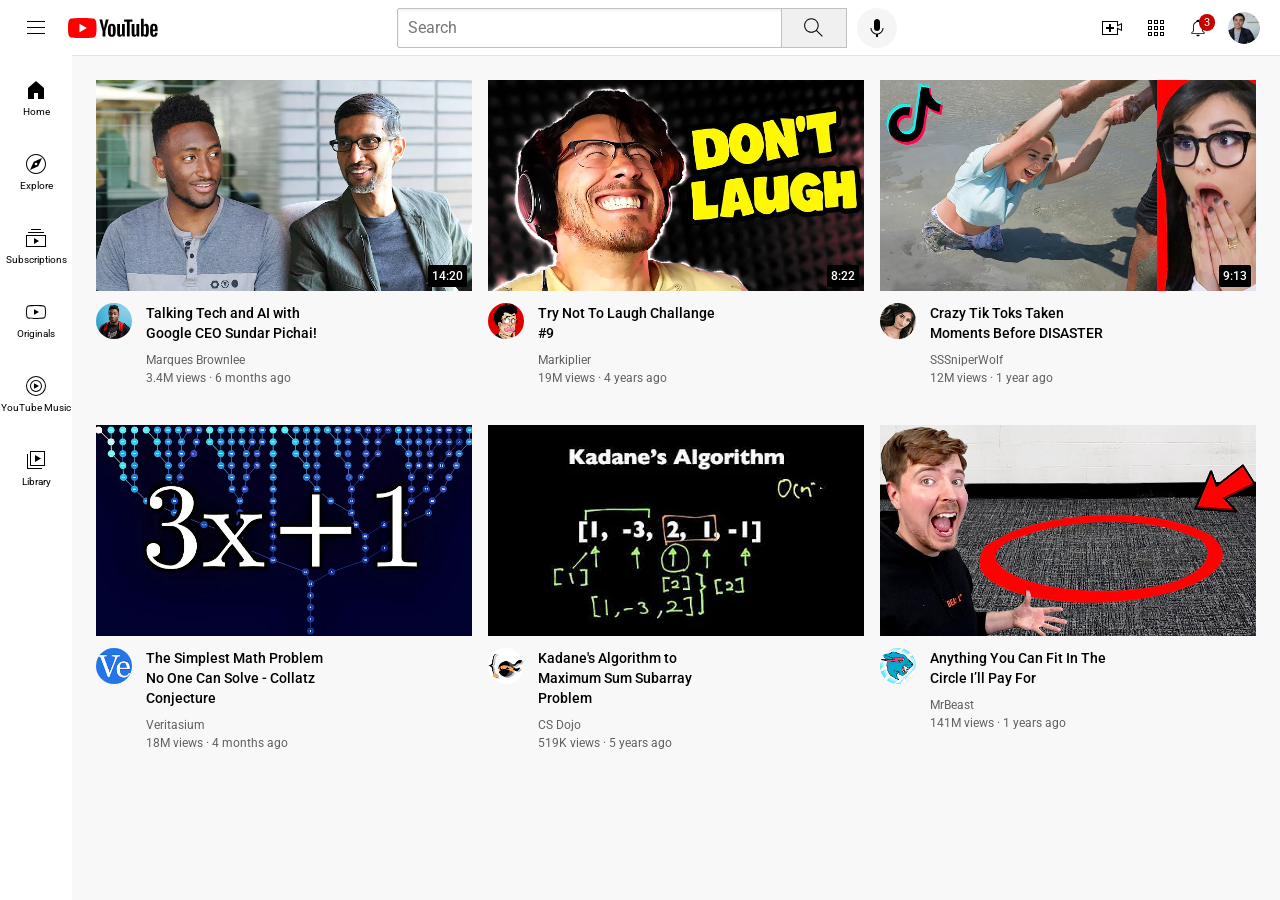
<file: index.html>
<!DOCTYPE html>
<html>
    <head>
        <title>Youtube.com Clone</title>


        <link rel="preconnect" href="https://fonts.googleapis.com">
        <link rel="preconnect" href="https://fonts.gstatic.com" crossorigin>
        <link href="https://fonts.googleapis.com/css2?family=Roboto:ital,wght@0,100..900;1,100..900&display=swap" 
        rel="stylesheet">

        <link rel="stylesheet" href="styles1/general.css">
        <link rel="stylesheet" href="styles1/header.css">
        <link rel="stylesheet" href="styles1/video.css">
        <link rel="stylesheet" href="styles1/sidebar.css">
    </head>
    <body>
      <div class="header">
        <div class="left-section"> <img class ="hamburger-menu" src="Icons/hamburger-menu.svg"> 
          <img class="youtube-logo" src="Icons/youtube-logo.svg">
        </div>
        
        <div class="middle-section">
          <input class="search-bar" type="text" placeholder="Search">
          <button class="search-button">
            <img class="search-icon" src="Icons/search.svg">
            <div class="tooltip">Search</div>
          </button>

          <button class="voice-search-button">
            <img class="voice-search-icon" src="Icons/voice-search-icon.svg">
            <div class="tooltip">Search with your voice</div>
          </button>
        </div>
        <div class="right-section"> 
          <div class="upload-icon-container">
            <img class="upload-icon" src ="Icons/upload.svg">
            <div class="tooltip">Create</div> 
          </div>

          <div class="youtube-apps-icon-container">
            <img class="youtube-apps-icon" src="Icons/youtube-apps.svg">
            <div class="tooltip">Youtube apps</div>
          </div>
          
          <div class="notification-icon-container">
            <img class= "notifications-icon" src="Icons/notifications.svg">
            <div class="notifications-count">3</div>
            <div class="tooltip">Notifications</div>
          </div>
          
          <img class="current-user-pic" src="Icons/my-channel.jpeg">
        </div>
        
      </div>

      <div class="sidebar">
        <div class="sidebar-link">
          <img src="Icons/home.svg">
          <div>Home</div>
        </div>
        <div class="sidebar-link">
          <img src="Icons/explore.svg">
          <div>Explore</div>
        </div>
        <div class="sidebar-link">
          <img src="Icons/subscriptions.svg">
          <div>Subscriptions</div>
        </div>
        <div class="sidebar-link">
          <img src="Icons/originals.svg">
          <div>Originals</div>
        </div>
        <div class="sidebar-link">
          <img src="Icons/youtube-music.svg">
          <div>YouTube Music</div>
        </div>
        <div class="sidebar-link">
          <img src="Icons/library.svg">
          <div> Library</div>
        </div>
      </div>
        

        <div class="video-grid">
          <div class="video-preview">
          <div class="thumbnail-row">
            <a href="https://www.youtube.com/watch?v=n2RNcPRtAiY " target="_blank">
              <img class="thumbnail" src="thumbnails/thumbnail-1.webp">
              <div class="video-time">14:20</div>
            </a>
          </div>
          
          <div class="video-info-grid">
            <div class="channel-pic">
              <img class="profile-pic" src="profiles/channel-1.jpeg">
            </div>
            <div class="video-info">
              <p class="video-title">
              Talking Tech and AI with Google CEO Sundar Pichai!
            </p>
            <p class="video-author">
              Marques Brownlee
            </p>
            <p class="video-stats">
              3.4M views &#183; 6 months ago  
            </p>
            </div>                     
          </div>
        </div>


         <div class="video-preview">
          <div class="thumbnail-row">
            <a href="https://www.youtube.com/watch?v=mP0RAo9SKZk" target="_blank">
              <img class="thumbnail" src="thumbnails/thumbnail-2.webp">
              <div class="video-time">8:22</div>
            </a>
          </div>
          
          <div class="video-info-grid">
            <div class="channel-pic">
              <img class="profile-pic" src="profiles/channel-2.jpeg">
            </div>
            <div class="video-info">
              <p class="video-title">
              Try Not To Laugh Challange #9
            </p>
            <p class="video-author">
              Markiplier
            </p>
            <p class="video-stats">
              19M views &#183; 4 years ago  
            </p>
            </div>                     
          </div>
        </div>
      
       <div class="video-preview">
          <div class="thumbnail-row">
            <a href="https://www.youtube.com/watch?v=FgjPQQeTh1w" target="_blank">
              <img class="thumbnail" src="thumbnails/thumbnail-3.webp">
              <div class="video-time">9:13</div>
            </a>
          </div>
          
          <div class="video-info-grid">
            <div class="channel-pic">
              <img class="profile-pic" src="profiles/channel-3.jpeg">
            </div>
            <div class="video-info">
              <p class="video-title">
              Crazy Tik Toks Taken Moments Before DISASTER
            </p>
            <p class="video-author">
              SSSniperWolf
            </p>
            <p class="video-stats">
              12M views &#183; 1 year ago  
            </p>
            </div>                     
          </div>
        </div>


         <div class="video-preview">
          <div class="thumbnail-row">
            <img class="thumbnail" src="thumbnails/thumbnail-4.webp">
          </div>
          
          <div class="video-info-grid">
            <div class="channel-pic">
              <img class="profile-pic" src="profiles/channel-4.jpeg">
            </div>
            <div class="video-info">
              <p class="video-title">
              The Simplest Math Problem No One Can Solve - Collatz Conjecture
            </p>
            <p class="video-author">
              Veritasium
            </p>
            <p class="video-stats">
              18M views &#183; 4 months ago  
            </p>
            </div>                     
          </div>
        </div>

       <div class="video-preview">
          <div class="thumbnail-row">
            <img class="thumbnail" src="thumbnails/thumbnail-5.webp">
          </div>
          
          <div class="video-info-grid">
            <div class="channel-pic">
              <img class="profile-pic" src="profiles/channel-5.jpeg">
            </div>
            <div class="video-info">
              <p class="video-title">
              Kadane's Algorithm to Maximum Sum Subarray Problem
            </p>
            <p class="video-author">
              CS Dojo
            </p>
            <p class="video-stats">
              519K views &#183; 5 years ago  
            </p>
            </div>                     
          </div>
        </div>


         <div class="video-preview">
          <div class="thumbnail-row">
            <img class="thumbnail" src="thumbnails/thumbnail-6.webp">
          </div>
          
          <div class="video-info-grid">
            <div class="channel-pic">
              <img class="profile-pic" src="profiles/channel-6.jpeg">
            </div>
            <div class="video-info">
              <p class="video-title">
              Anything You Can Fit In The Circle I’ll Pay For
            </p>
            <p class="video-author">
              MrBeast
            </p>
            <p class="video-stats">
              141M views &#183; 1 years ago  
            </p>
            </div>                     
          </div>
        </div>

        </div>
       

       

    </body>
</html>
</file>
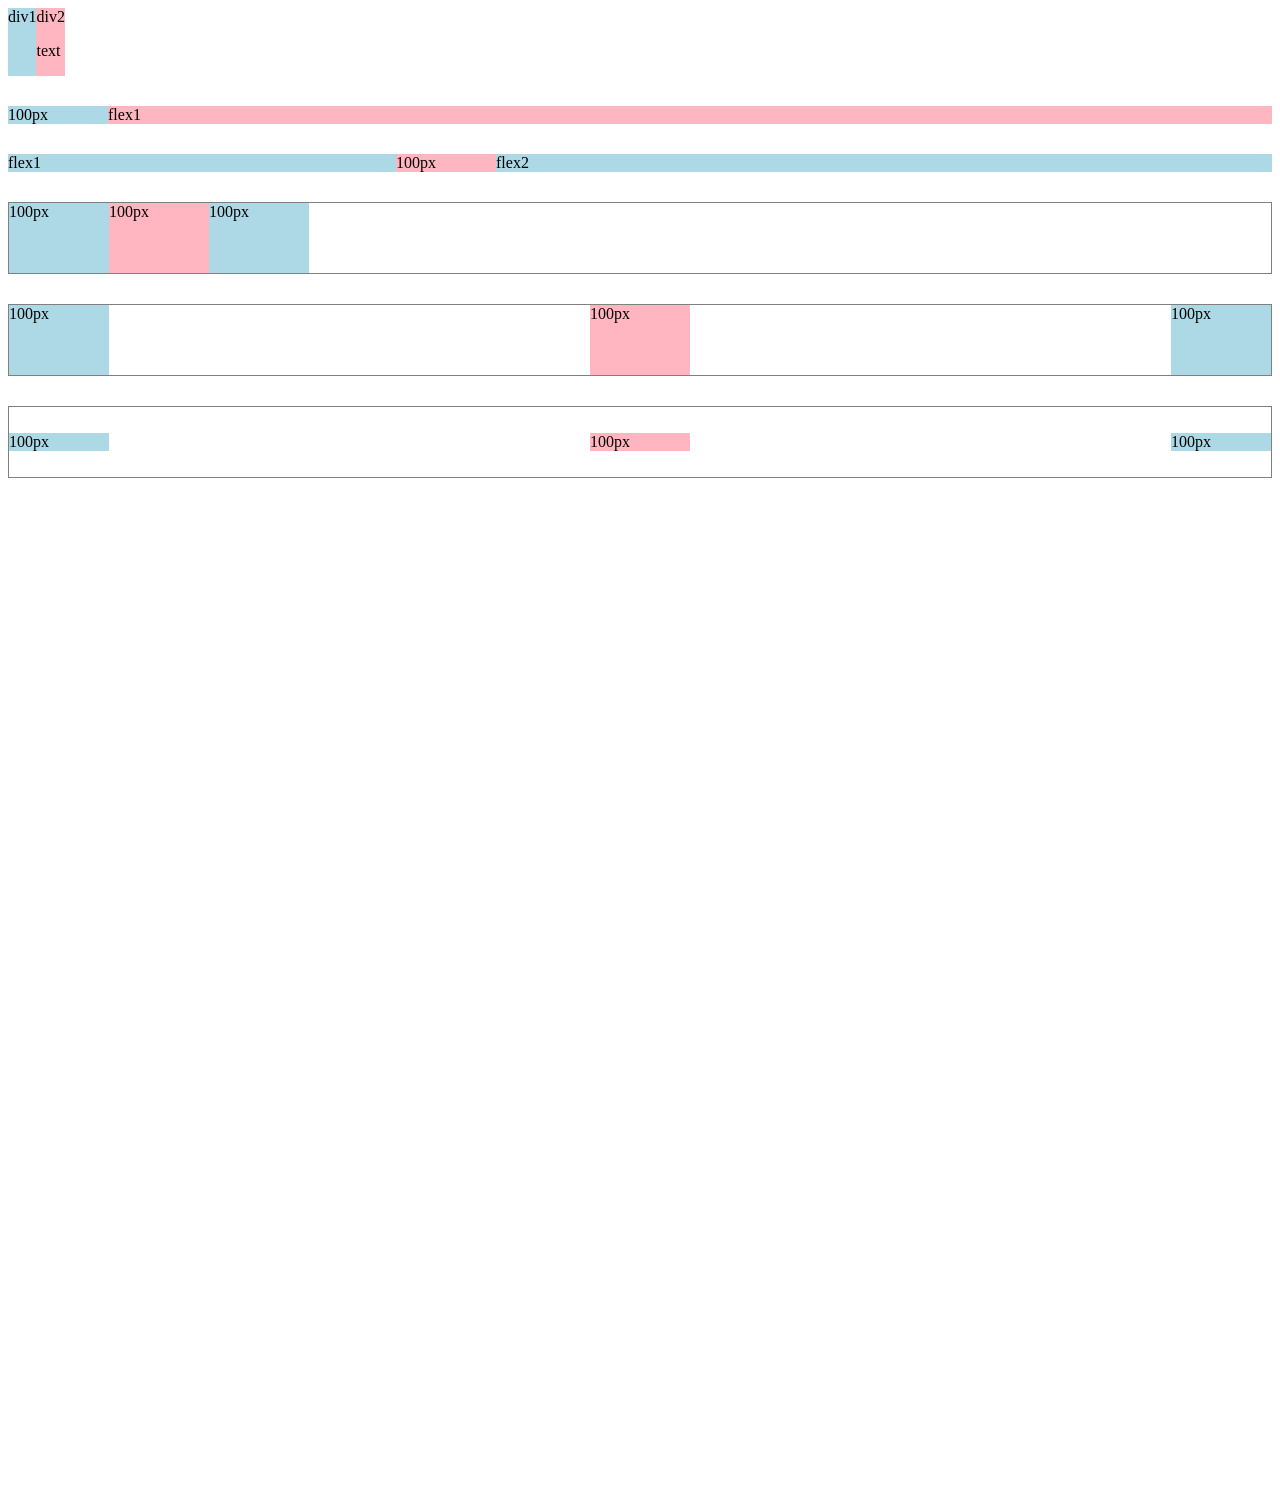
<file: flexbox.html>
<!DOCTYPE html>
<html>
  <head>
    <title> Flexbox practice </title>
  </head>
  <body style="padding-bottom: 1000px;">
    <div style="
      display: flex;
      flex-direction: row;
      ">
      <div style="background-color: lightblue;"> div1</div>
      <div style="background-color: lightpink;">div2 <p>text</p></div>
    </div>


    <div style="
    margin-top: 30px;
      display: flex;
      flex-direction: row;
      ">
      <div style="background-color: lightblue; width:100px;"> 100px</div>
      <div style="background-color: lightpink; flex:1; ">flex1 </div>
    </div>


    
    <div style="
    margin-top: 30px;
      display: flex;
      flex-direction: row;
      ">
      <div style="background-color: lightblue; flex: 1;"> flex1</div>
      <div style="background-color: lightpink; width: 100px; ">100px </div>
      <div style="background-color: lightblue; flex:2;"> flex2</div>
    </div>


    <div style="
      margin-top: 30px;
      height: 70px;
      border-width: 1px;
      border-style: solid;
      border-color: gray;
      display: flex;
      flex-direction: row;
      justify-content: start;
      ">
      <div style="background-color: lightblue; width: 100px;"> 100px</div>
      <div style="background-color: lightpink; width: 100px; ">100px </div>
      <div style="background-color: lightblue; width: 100px;"> 100px</div>
    </div>


    <div style="
      margin-top: 30px;
      height: 70px;
      border-width: 1px;
      border-style: solid;
      border-color: gray;
      display: flex;
      flex-direction: row;
      justify-content: space-between;
      ">
      <div style="background-color: lightblue; width: 100px;"> 100px</div>
      <div style="background-color: lightpink; width: 100px; ">100px </div>
      <div style="background-color: lightblue; width: 100px;"> 100px</div>
    </div>

    <div style="
      margin-top: 30px;
      height: 70px;
      border-width: 1px;
      border-style: solid;
      border-color: gray;
      display: flex;
      flex-direction: row;
      justify-content: space-between;
      align-items: center;
      ">
      <div style="background-color: lightblue; width: 100px;"> 100px</div>
      <div style="background-color: lightpink; width: 100px; ">100px </div>
      <div style="background-color: lightblue; width: 100px;"> 100px</div>
    </div>
      
    </body>
</html>
</file>
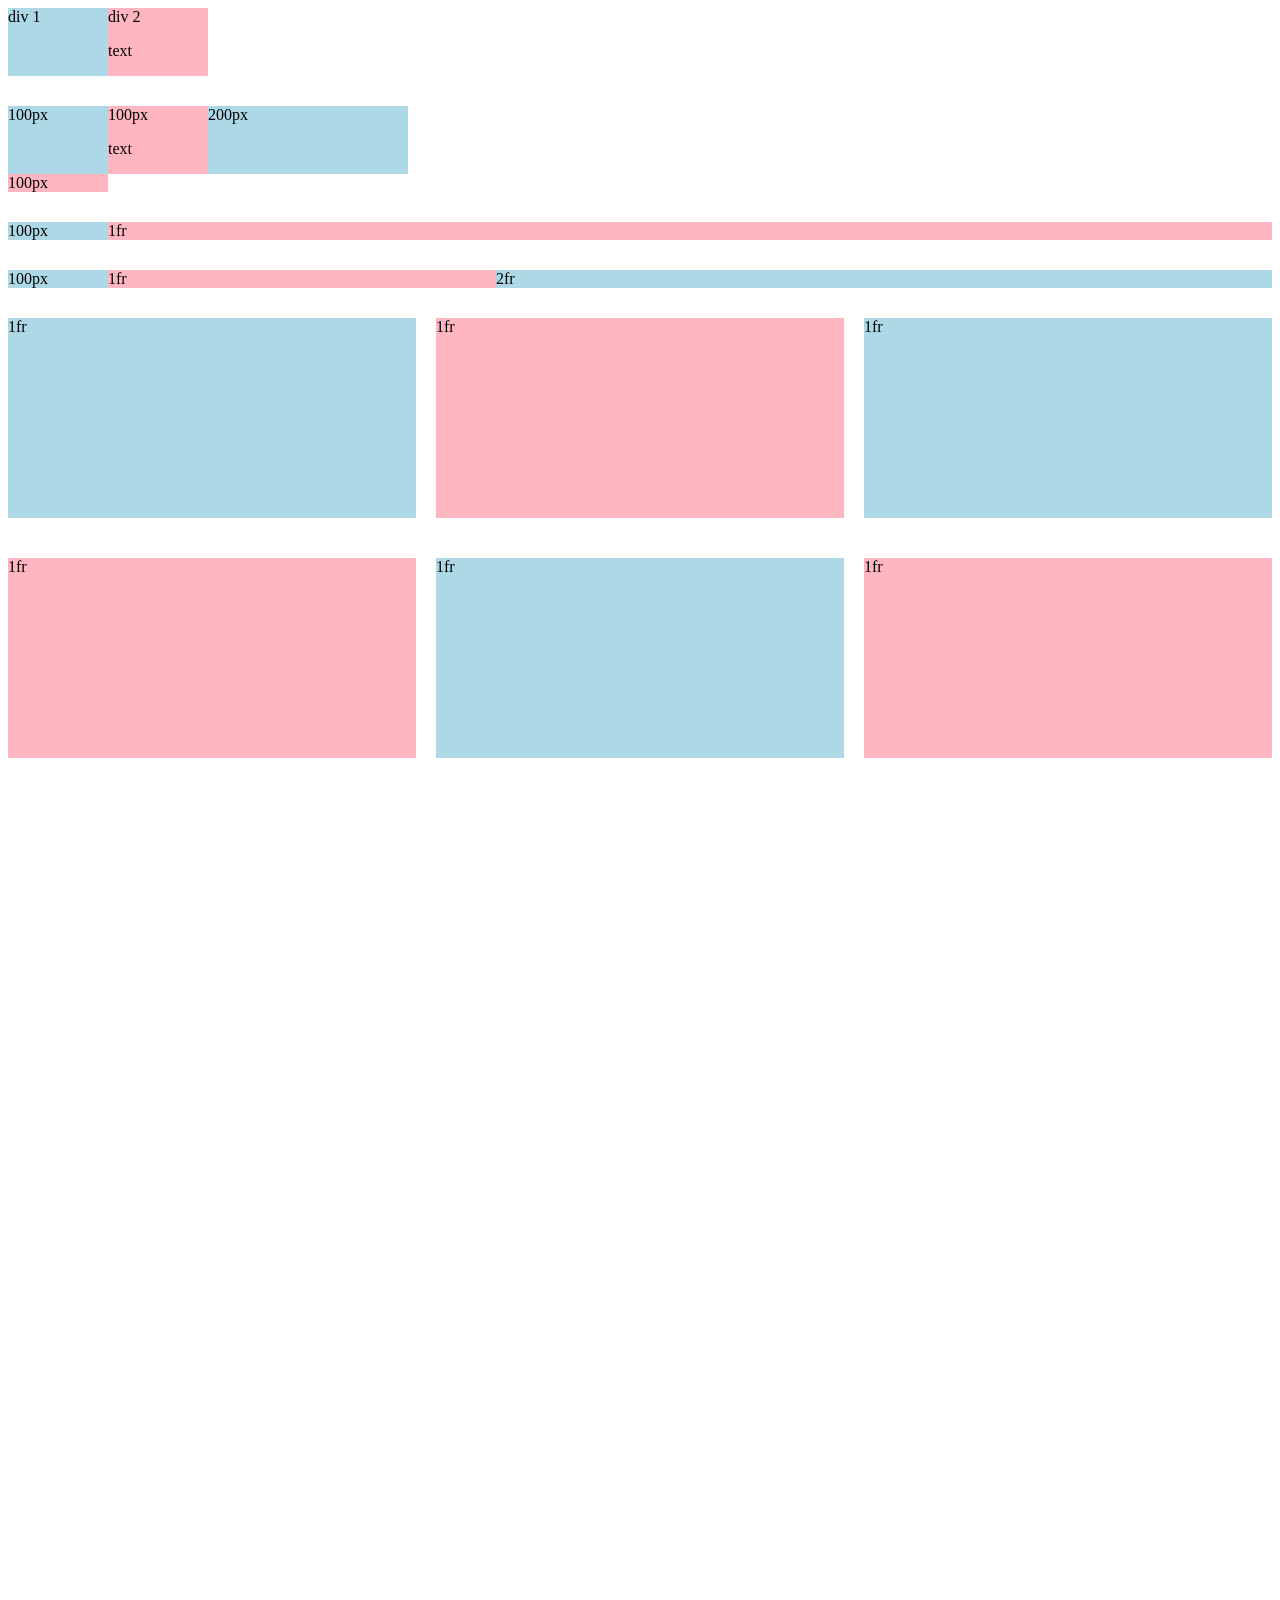
<file: grid.html>
<!DOCTYPE html>
<html>
  <head>
    <title>Grid Practice</title>
  </head>
  <body style="padding-bottom: 1000px;">
    <div style="
      display: grid;
      grid-template-columns: 100px 100px;
    ">
      <div style="background-color: lightblue;">div 1</div>
      <div style="background-color: lightpink;">div 2<p>text</p></div>
    </div>

    <div style="
      margin-top: 30px;
      display: grid;
      grid-template-columns: 100px 100px 200px;
    ">
      <div style="background-color: lightblue;">100px</div>
      <div style="background-color: lightpink;">100px<p>text</p></div>
      <div style="background-color: lightblue;">200px</div>
      <div style="background-color: lightpink;">100px</div>
    </div>

    <div style="
      margin-top: 30px;
      display: grid;
      grid-template-columns: 100px 1fr;
    ">
      <div style="background-color: lightblue;">100px</div>
      <div style="background-color: lightpink;">1fr</div>
    </div>

    <div style="
      margin-top: 30px;
      display: grid;
      grid-template-columns: 100px 1fr 2fr;
    ">
      <div style="background-color: lightblue;">100px</div>
      <div style="background-color: lightpink;">1fr</div>
      <div style="background-color: lightblue;">2fr</div>
    </div>

    <div style="
      margin-top: 30px;
      display: grid;
      grid-template-columns: 1fr 1fr 1fr;
      column-gap: 20px;
      row-gap: 40px;
    ">
      <div style="background-color: lightblue; height: 200px;">1fr</div>
      <div style="background-color: lightpink; height: 200px;">1fr</div>
      <div style="background-color: lightblue; height: 200px;">1fr</div>
      <div style="background-color: lightpink; height: 200px;">1fr</div>
      <div style="background-color: lightblue; height: 200px;">1fr</div>
      <div style="background-color: lightpink; height: 200px;">1fr</div>
    </div>
  </body>
</html>
</file>
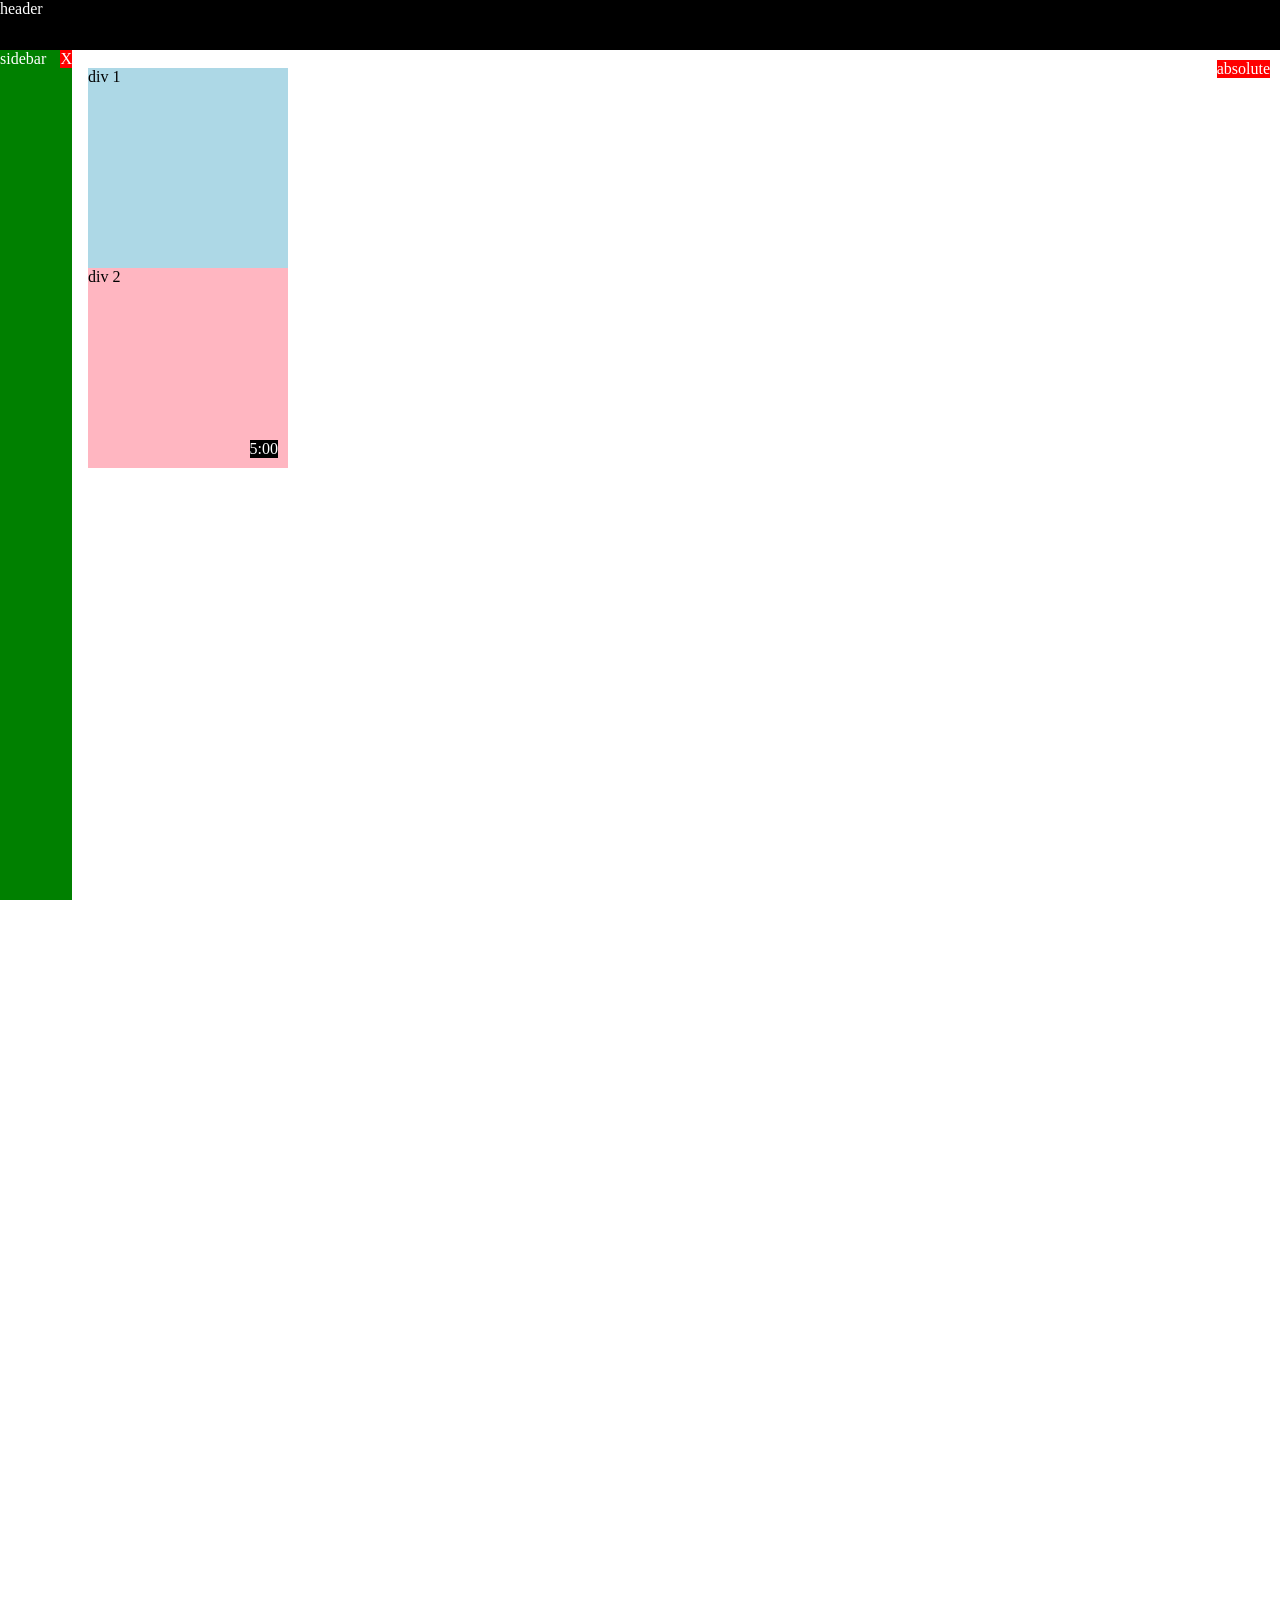
<file: position.html>
<!DOCTYPE html>
<html>
  <head>
    <title>Position Practice</title>

  </head>
  <body style="height: 3000px;
    padding-top:60px;
    padding-left:80px;">
    

    <div style="background-color: black;
    color:white;
    position: fixed;
    top:0px;
    left:0px;
    right: 0;
    height:50px;
    z-index: 10;
    ">header</div>

    <div style="
    background-color: green;
    color:white;
    position: fixed;
    top:50px;
    left:0px;
    bottom:0;
    width: 72px;">
      sidebar

      
    <div style="
    position: absolute;
    background-color: red;
    color:white;
    top: 0px;
    right: 0px;
    z-index:12;
    ">
      X
    </div>
    </div>

    <div style="
    position: absolute;
    background-color: red;
    color:white;
    top: 60px;
    right: 10px;
    z-index:12;
    ">
      absolute
    </div>
  
    <div style="
    background-color: lightblue;
    width: 200px;
    height: 200px;
    position: static;
    ">div 1</div>
    <div style="
    background-color: lightpink;
    width: 200px;
    height: 200px;
    position: relative;
    ">
    div 2
    <div style="
      position: absolute;
      background-color: black;
      color:white;
      bottom:10px;
      right:10px;
    ">
      5:00
    </div>
  </div>
  </body>
</html>
</file>
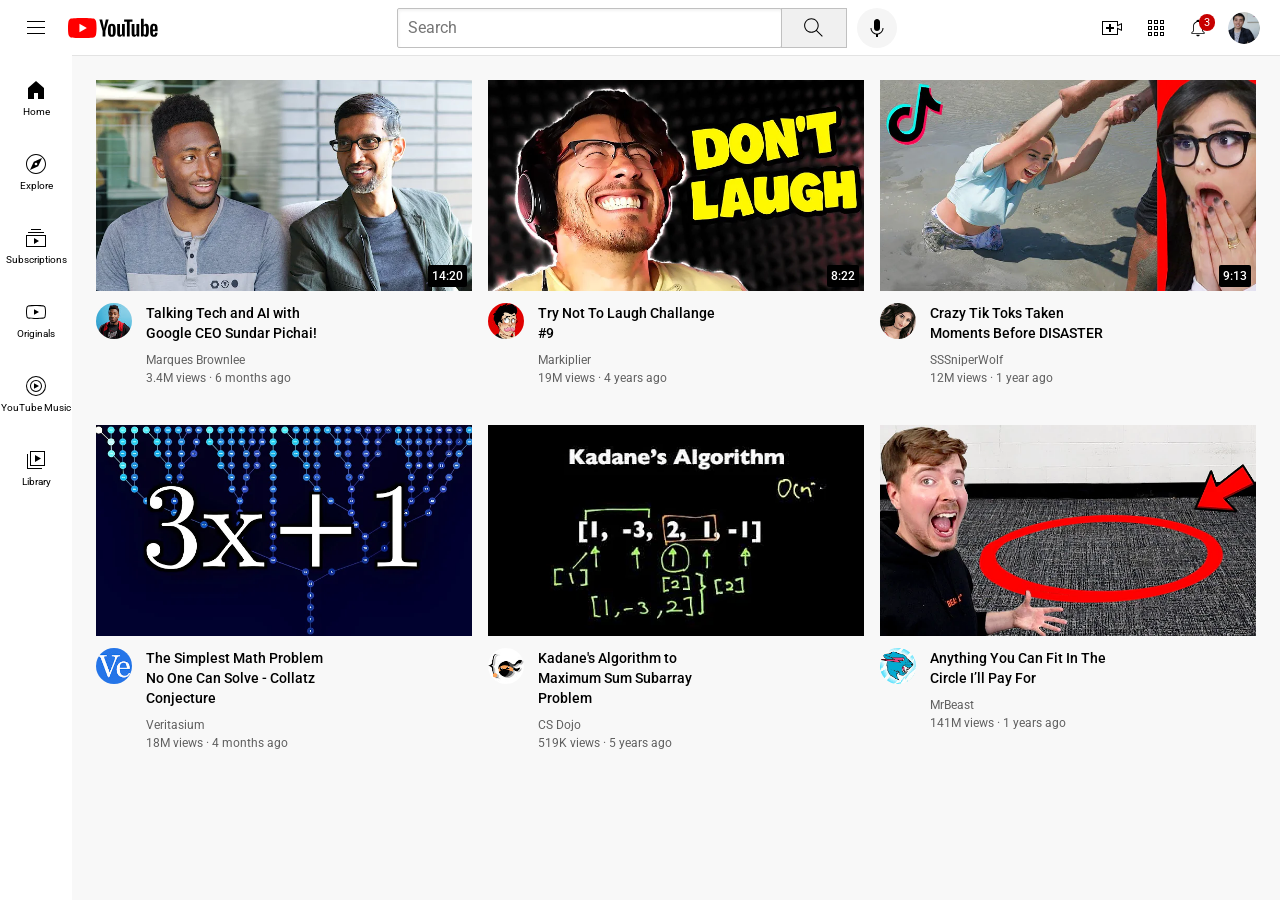
<file: youtube.html>
<!DOCTYPE html>
<html>
    <head>
        <title>Youtube.com Clone</title>


        <link rel="preconnect" href="https://fonts.googleapis.com">
        <link rel="preconnect" href="https://fonts.gstatic.com" crossorigin>
        <link href="https://fonts.googleapis.com/css2?family=Roboto:ital,wght@0,100..900;1,100..900&display=swap" 
        rel="stylesheet">

        <link rel="stylesheet" href="styles1/general.css">
        <link rel="stylesheet" href="styles1/header.css">
        <link rel="stylesheet" href="styles1/video.css">
        <link rel="stylesheet" href="styles1/sidebar.css">
    </head>
    <body>
      <div class="header">
        <div class="left-section"> <img class ="hamburger-menu" src="Icons/hamburger-menu.svg"> 
          <img class="youtube-logo" src="Icons/youtube-logo.svg">
        </div>
        
        <div class="middle-section">
          <input class="search-bar" type="text" placeholder="Search">
          <button class="search-button">
            <img class="search-icon" src="Icons/search.svg">
            <div class="tooltip">Search</div>
          </button>

          <button class="voice-search-button">
            <img class="voice-search-icon" src="Icons/voice-search-icon.svg">
            <div class="tooltip">Search with your voice</div>
          </button>
        </div>
        <div class="right-section"> 
          <div class="upload-icon-container">
            <img class="upload-icon" src ="Icons/upload.svg">
            <div class="tooltip">Create</div> 
          </div>

          <div class="youtube-apps-icon-container">
            <img class="youtube-apps-icon" src="Icons/youtube-apps.svg">
            <div class="tooltip">Youtube apps</div>
          </div>
          
          <div class="notification-icon-container">
            <img class= "notifications-icon" src="Icons/notifications.svg">
            <div class="notifications-count">3</div>
            <div class="tooltip">Notifications</div>
          </div>
          
          <img class="current-user-pic" src="Icons/my-channel.jpeg">
        </div>
        
      </div>

      <div class="sidebar">
        <div class="sidebar-link">
          <img src="Icons/home.svg">
          <div>Home</div>
        </div>
        <div class="sidebar-link">
          <img src="Icons/explore.svg">
          <div>Explore</div>
        </div>
        <div class="sidebar-link">
          <img src="Icons/subscriptions.svg">
          <div>Subscriptions</div>
        </div>
        <div class="sidebar-link">
          <img src="Icons/originals.svg">
          <div>Originals</div>
        </div>
        <div class="sidebar-link">
          <img src="Icons/youtube-music.svg">
          <div>YouTube Music</div>
        </div>
        <div class="sidebar-link">
          <img src="Icons/library.svg">
          <div> Library</div>
        </div>
      </div>
        

        <div class="video-grid">
          <div class="video-preview">
          <div class="thumbnail-row">
            <a href="https://www.youtube.com/watch?v=n2RNcPRtAiY " target="_blank">
              <img class="thumbnail" src="thumbnails/thumbnail-1.webp">
              <div class="video-time">14:20</div>
            </a>
          </div>
          
          <div class="video-info-grid">
            <div class="channel-pic">
              <img class="profile-pic" src="profiles/channel-1.jpeg">
            </div>
            <div class="video-info">
              <p class="video-title">
              Talking Tech and AI with Google CEO Sundar Pichai!
            </p>
            <p class="video-author">
              Marques Brownlee
            </p>
            <p class="video-stats">
              3.4M views &#183; 6 months ago  
            </p>
            </div>                     
          </div>
        </div>


         <div class="video-preview">
          <div class="thumbnail-row">
            <a href="https://www.youtube.com/watch?v=mP0RAo9SKZk" target="_blank">
              <img class="thumbnail" src="thumbnails/thumbnail-2.webp">
              <div class="video-time">8:22</div>
            </a>
          </div>
          
          <div class="video-info-grid">
            <div class="channel-pic">
              <img class="profile-pic" src="profiles/channel-2.jpeg">
            </div>
            <div class="video-info">
              <p class="video-title">
              Try Not To Laugh Challange #9
            </p>
            <p class="video-author">
              Markiplier
            </p>
            <p class="video-stats">
              19M views &#183; 4 years ago  
            </p>
            </div>                     
          </div>
        </div>
      
       <div class="video-preview">
          <div class="thumbnail-row">
            <a href="https://www.youtube.com/watch?v=FgjPQQeTh1w" target="_blank">
              <img class="thumbnail" src="thumbnails/thumbnail-3.webp">
              <div class="video-time">9:13</div>
            </a>
          </div>
          
          <div class="video-info-grid">
            <div class="channel-pic">
              <img class="profile-pic" src="profiles/channel-3.jpeg">
            </div>
            <div class="video-info">
              <p class="video-title">
              Crazy Tik Toks Taken Moments Before DISASTER
            </p>
            <p class="video-author">
              SSSniperWolf
            </p>
            <p class="video-stats">
              12M views &#183; 1 year ago  
            </p>
            </div>                     
          </div>
        </div>


         <div class="video-preview">
          <div class="thumbnail-row">
            <img class="thumbnail" src="thumbnails/thumbnail-4.webp">
          </div>
          
          <div class="video-info-grid">
            <div class="channel-pic">
              <img class="profile-pic" src="profiles/channel-4.jpeg">
            </div>
            <div class="video-info">
              <p class="video-title">
              The Simplest Math Problem No One Can Solve - Collatz Conjecture
            </p>
            <p class="video-author">
              Veritasium
            </p>
            <p class="video-stats">
              18M views &#183; 4 months ago  
            </p>
            </div>                     
          </div>
        </div>

       <div class="video-preview">
          <div class="thumbnail-row">
            <img class="thumbnail" src="thumbnails/thumbnail-5.webp">
          </div>
          
          <div class="video-info-grid">
            <div class="channel-pic">
              <img class="profile-pic" src="profiles/channel-5.jpeg">
            </div>
            <div class="video-info">
              <p class="video-title">
              Kadane's Algorithm to Maximum Sum Subarray Problem
            </p>
            <p class="video-author">
              CS Dojo
            </p>
            <p class="video-stats">
              519K views &#183; 5 years ago  
            </p>
            </div>                     
          </div>
        </div>


         <div class="video-preview">
          <div class="thumbnail-row">
            <img class="thumbnail" src="thumbnails/thumbnail-6.webp">
          </div>
          
          <div class="video-info-grid">
            <div class="channel-pic">
              <img class="profile-pic" src="profiles/channel-6.jpeg">
            </div>
            <div class="video-info">
              <p class="video-title">
              Anything You Can Fit In The Circle I’ll Pay For
            </p>
            <p class="video-author">
              MrBeast
            </p>
            <p class="video-stats">
              141M views &#183; 1 years ago  
            </p>
            </div>                     
          </div>
        </div>

        </div>
       

       

    </body>
</html>
</file>
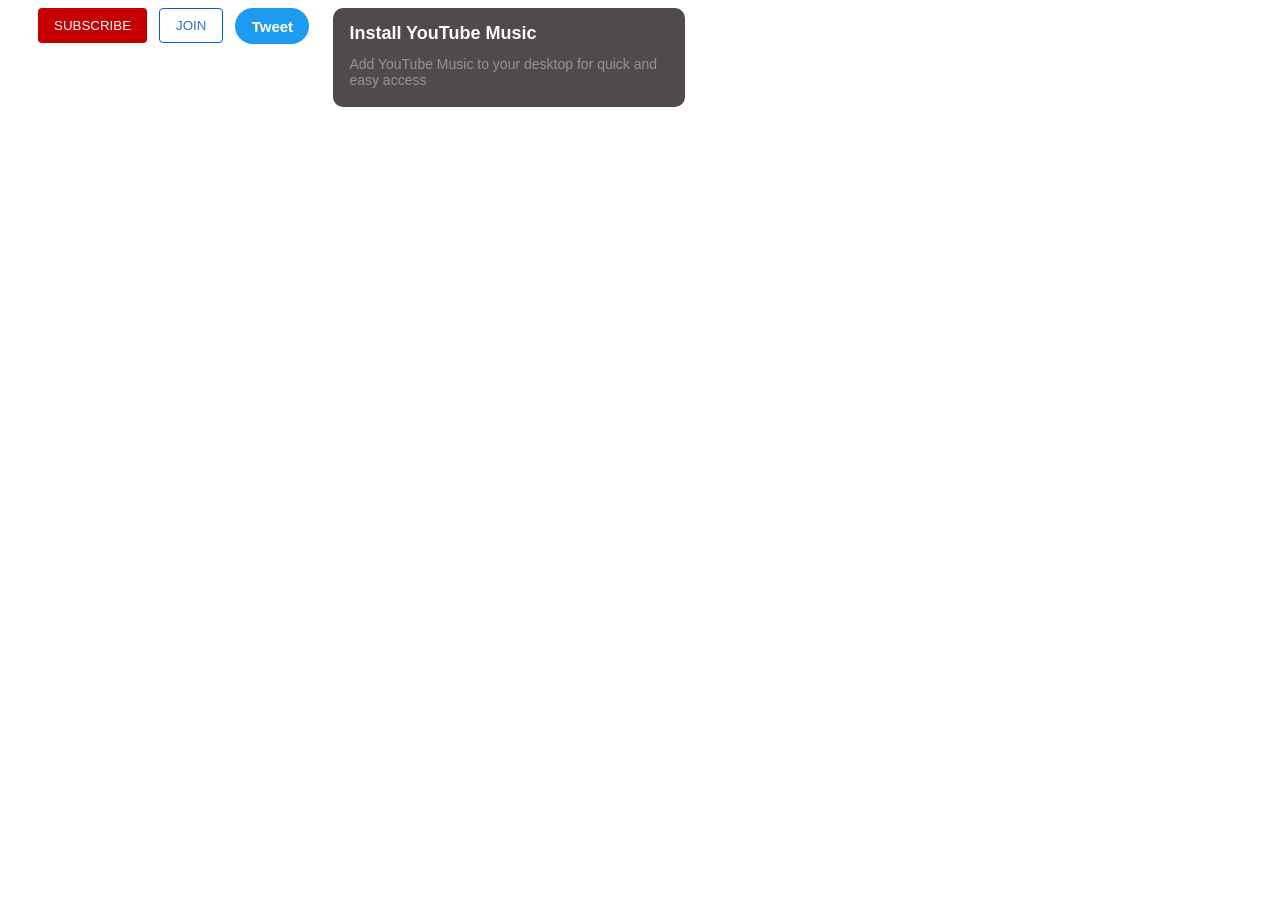
<file: intro-to-html/buttons.html>
<!DOCTYPE html>
<html>
  <head>
    <title>Buttons Practice</title>
    <link rel="stylesheet" href="styles/buttons.css">
  </head>

  <body>
    <button class="sub-button">
      SUBSCRIBE
    </button>

    <button class ="join-button">
      JOIN
    </button>

    <button class ="Tweet-button">
      Tweet
    </button>

    <div class="YT-ex">
      <p class="Install-Y">
          Install YouTube Music
      </p>

      <p class="Description-Y">
          Add YouTube Music to your desktop for quick and easy access
      </p>
    </div>
  </body>
</html>
</file>
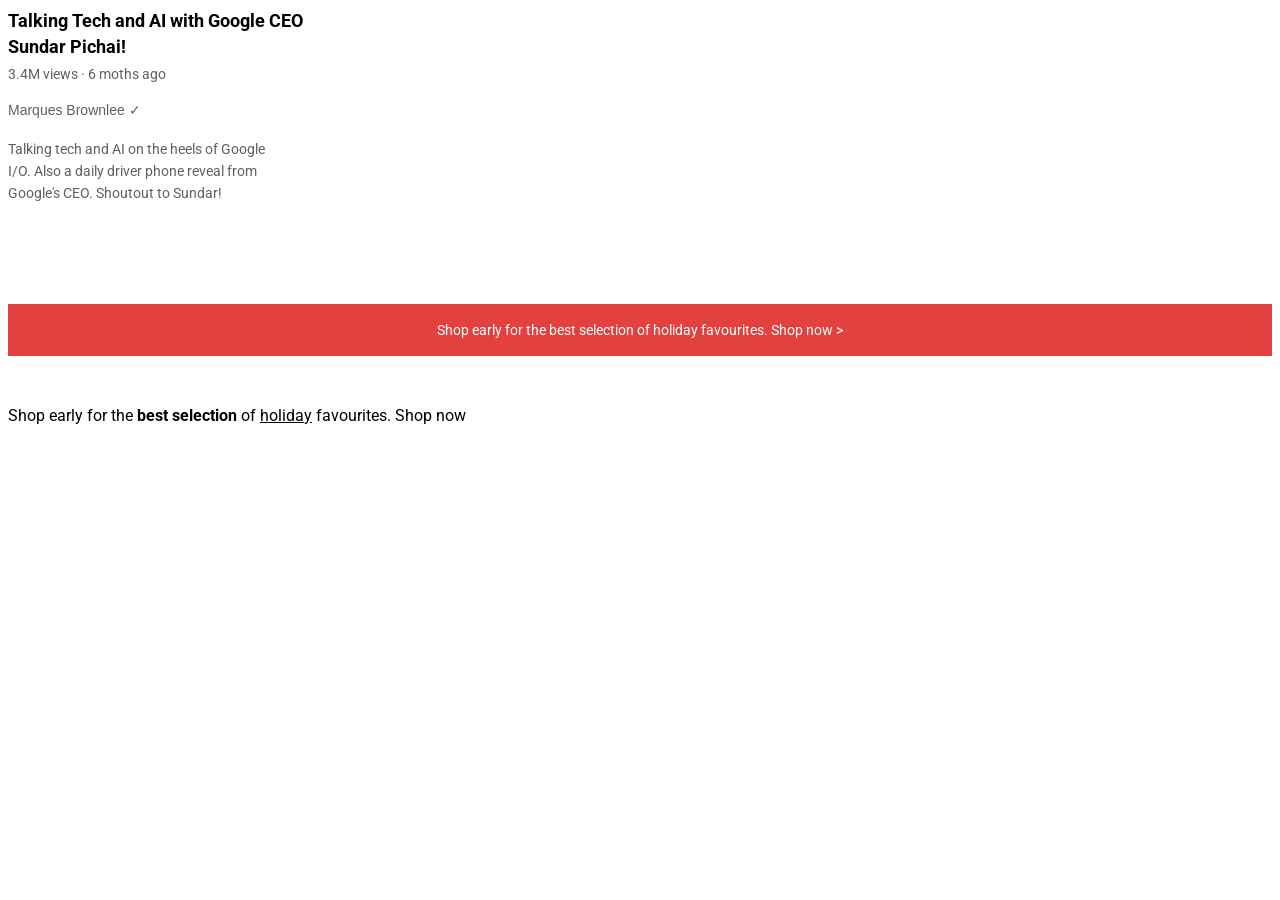
<file: intro-to-html/text.html>
<!DOCTYPE html>
<html>
  <head>
    <title>Text practice</title>

    <link rel="preconnect" href="https://fonts.googleapis.com">
    <link rel="preconnect" href="https://fonts.gstatic.com" crossorigin>
    <link href="https://fonts.googleapis.com/css2?family=Roboto:ital,wght@0,100..900;1,100..900&display=swap" rel="stylesheet">

    <link rel="stylesheet" href="styles/text.css">
  </head>
  <body>
    <p class="video-title">
    Talking Tech and AI with Google CEO Sundar Pichai!
    </p>

    <p class=" video-stats"> 
      3.4M views &#183; 6 moths ago
    </p>

    <p class="video-author">
      Marques Brownlee &#10003;
    </p>

    <p class="video-description">
      Talking tech and AI on the heels of Google I/O. Also a daily driver phone reveal from Google's CEO. Shoutout to Sundar!
    </p>

    <p class="apple-text">
      Shop early for the best selection of holiday favourites. <span class="shop-link">Shop now &#62;</span>
    </p>

    <p> Shop early for the <strong>best selection</strong> of <u>holiday</u> favourites. 
      <span class="shop-example">Shop now</span>
    </p>
  </body>
</html>
</file>
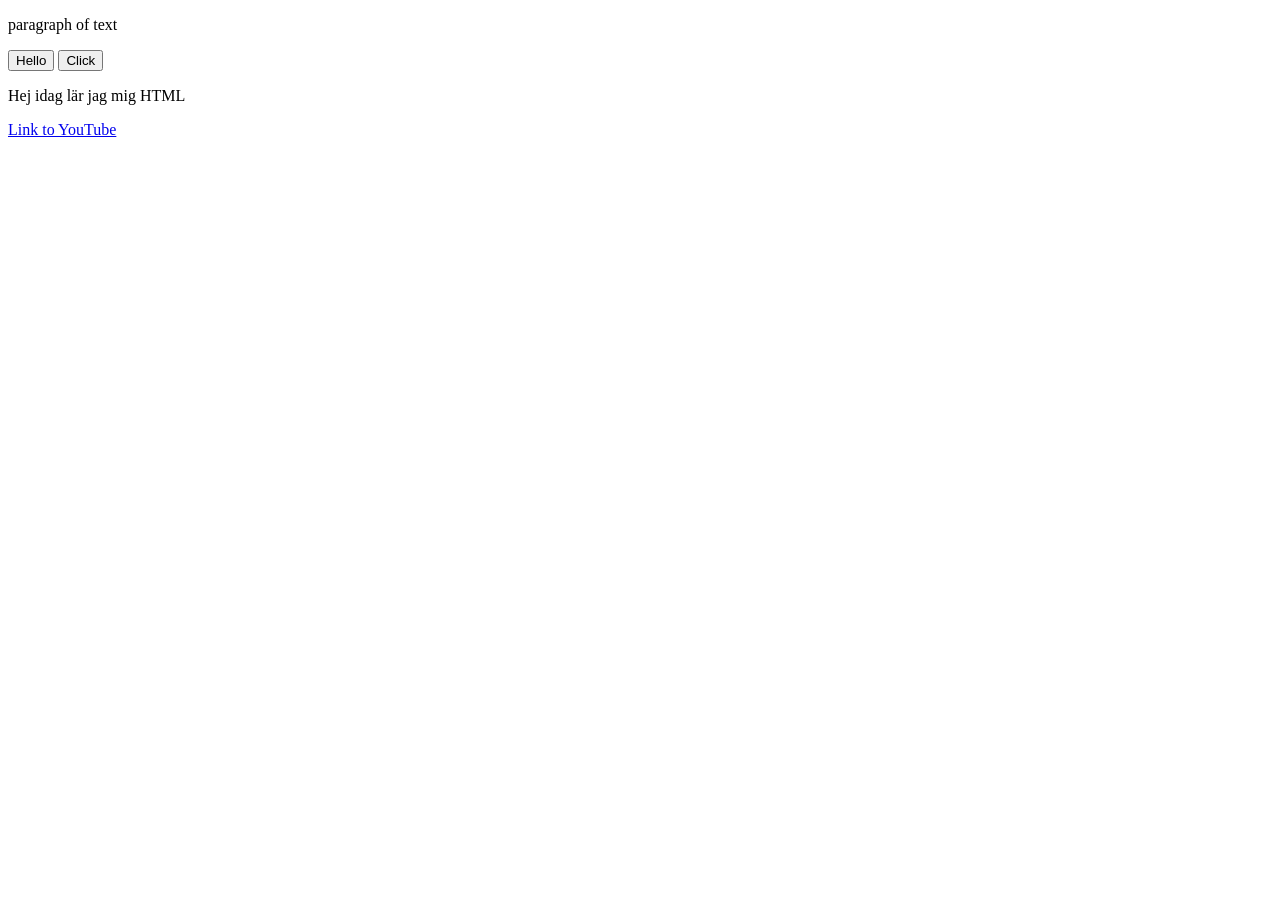
<file: intro-to-html/website.html>
<!DOCTYPE html>
<html>
  <head>
    <title>First Website</title>
  </head>
  <body>
    <p>
      paragraph of text 
    </p>

    <button>
      Hello
    </button>

    <button>Click</button>

    <p>Hej idag lär jag mig HTML</p>

    <a href="https://www.youtube.com/" target="_blank">
      Link to YouTube
    </a>
  </body>
</html>
</file>
<file: styles1/general.css>
p{
  font-family: Roboto, Arial;
  margin-top: 0;
  margin-bottom: 0;
}

body{
  margin: 0; 
  padding-top: 80px;
  padding-left: 96px;
  padding-right: 24px;
  background-color: rgb(248, 248, 248);
}
</file>
<file: styles1/header.css>
.header {
  height: 55px;

  display: flex;
  flex-direction: row;
  justify-content: space-between;
  position: fixed; 
  top: 0;
  left: 0;
  right: 0;
  z-index:100;

  background-color: white;
  border-bottom-width: 1px;
  border-bottom-style: solid;
  border-bottom-color:rgb(227, 227, 227);
  cursor: pointer;
}

.left-section {
  display: flex;
  align-items: center;
}

.hamburger-menu{
  height: 24px;
  margin-left: 24px;
  margin-right: 20px;
}

.youtube-logo{
  height: 20px;
}

.middle-section {
  flex: 1;
  margin-left: 70px;
  margin-right: 35px;
  max-width: 500px;
  display: flex;
  align-items: center;
}

.search-bar{
  flex: 1;
  height: 36px;
  padding-left: 10px; 
  font-size: 16px;
  border-width: 1px;
  border-style: solid;
  border-color: rgb(192, 192, 192);
  border-radius: 2px;
  box-shadow: inset 1px 2px 3px rgba(0,0,0,0.05);
  width: 0;

}

.search-bar::placeholder{
  font-family: Roboto, Arial;
  font-size: 16px;
}

.search-button{
  height: 40px;
  width: 66px;
  background-color: rgb(240, 240, 240);
  border-width: 1px;
  border-style: solid;
  border-color: rgb(192, 192, 192);
  margin-left: -1px;
  margin-right: 10px;
  cursor: pointer;

  

}

.search-button,
.voice-search-button,
.upload-icon-container,
.youtube-apps-icon-container,
.notification-icon-container {
  display: flex;
  justify-content: center;
  position: relative;
  align-items:center ;

}

.search-button .tooltip, 
.voice-search-button .tooltip, 
.upload-icon-container .tooltip,
.youtube-apps-icon-container .tooltip,
.notification-icon-container .tooltip {
  font-family: Roboto, Arial;
  position: absolute;
  background-color: gray;
  color: white;
  padding-bottom: 4px;
  padding-left: 4px;
  padding-right: 4px;
  padding-top: 4px;
  border-radius: 2px;
  font-size: 12px;
  bottom: -30px;
  opacity: 0;
  transition: opacity 0.15s;
  pointer-events: none;
  white-space: nowrap;
}

.search-button:hover .tooltip, 
.voice-search-button:hover .tooltip, 
.upload-icon-container:hover .tooltip, 
.youtube-apps-icon-container:hover .tooltip,
.notification-icon-container:hover .tooltip{
  opacity: 1;
}

.search-icon{
  height: 25px;
 
}

.voice-search-button{
  height: 40px;
  width: 40px;
  border-radius: 20px;
  border: none;
  background-color: rgb(245, 245, 245);
  cursor: pointer;
}

.voice-search-icon{
  height: 24px;

}

.right-section {
  width: 180px;
  display: flex;
  align-items: center;
  justify-content: space-between;
  flex-shrink: 0;
}

.upload-icon{
  height: 24px;
}

.youtube-apps-icon{
  height: 24px;
}

.notifications-icon{
  height: 20px;

}

.notification-icon-container{
  position:relative;
}
.notifications-count{
  position:absolute;
  top:-4px;
  right:-7px;
  background-color: rgb(199, 0, 0);
  color:white;
  font-family: Roboto,Arial;
  font-size: 11px;
  padding-left:5px;
  padding-right: 5px;
  padding-top: 2px;
  padding-bottom: 2px;
  border-radius: 10px;
  
}

.current-user-pic{
  height: 32px;
  border-radius: 16px;
  margin-right: 20px;
}
</file>
<file: styles1/video.css>
.thumbnail{
      width: 100%;
  
  }


  .video-title{
      margin-top: 0px;
      margin-bottom: 10px;
      margin-right: 10px;
      font-size: 14px;
      font-weight: 500;
      line-height: 20px;
  }

  

  .video-info-grid{
      display:grid;
      grid-template-columns: 50px 1fr;

  }

  .channel-pic{
      display: inline-block;
      width: 50px;
      vertical-align: top;
  }

  .video-info{
      display: inline-block;
      width: 200px;
  }

  .profile-pic{
      width: 36px;
      border-radius: 30px;
  }

  .thumbnail-row{
      margin-bottom: 8px;
      position: relative;
  }

  .video-author,
  .video-stats {
      font-size: 12px;
      color: rgb(96, 96, 96)
  }

  .video-author{
      margin-bottom: 4px;
  }

  .video-grid{
      display: grid;
      grid-template-columns: 1fr 1fr 1fr;
      column-gap: 16px;
      row-gap: 40px;
  }

  .video-time{
    background-color: black;
    color:white;
    position: absolute;
    bottom:8px;
    right:5px;
    font-family: Roboto, Arial;
    font-size: 12px;
    font-weight: 500;
    padding-left:4px;
    padding-right: 4px;
    padding-top: 4px;
    padding-bottom: 4px;
    border-radius: 2px;
  }
</file>
<file: styles1/sidebar.css>
.sidebar{
    position:fixed;
    left:0;
    bottom:0;
    top:55px;
    background-color: white;
    width: 72px;
    z-index: 200;
    padding-top: 5px;
}

.sidebar-link{
    height: 74px;
    display: flex;
    justify-content: center;
    align-items: center;
    flex-direction: column;
    cursor: pointer;
}

.sidebar-link:hover{
    background-color: rgb(235, 235, 235);
}

.sidebar-link img {
   height: 24px;
   margin-bottom: 4px;

}

.sidebar-link div {
    font-family: Roboto, Arial;
    font-size: 10px;
}
</file>
<file: intro-to-html/styles/buttons.css>
.sub-button {
        background-color:rgb(198, 0, 0);
        color: white;
        border: none;
        padding-top: 10px;
        padding-bottom: 10px;
        padding-left: 16px;
        padding-right: 16px;
        border-radius: 4px;
        cursor: pointer;
        margin-right: 8px;
        margin-left: 30px;
        transition: opacity 0.15s;
        vertical-align: top;
      }

      .sub-button:hover {
        opacity: 0.8;
      }

      .sub-button:active {
        opacity: 0.5;
      }

      .join-button {
        background-color: white;
        border-color: rgb(6, 95, 212);
        border-style: solid;
        border-width: 1px;
        color: rgb(41, 118, 211);
        border-radius: 2px;
        cursor: pointer;
        padding-top: 9px;
        padding-bottom: 9px;
        padding-left: 16px;
        padding-right: 16px;
        border-radius: 4px;
        vertical-align: top;  
        transition: background-color 0.15s,
          color 0.15s;
      }

      .join-button:hover {
        background-color:rgb(6, 95, 212);
        color:white;
      }

      .join-button:active {
        opacity: 0.8;
      }

      .Tweet-button {
        background-color: rgb(29, 155, 240);
        border: none;
        border-radius: 30px;
        color: white;
        font-weight: bold;
        font-size: 15px;
        height: 36px;
        width: 74px;
        border-radius: 18px;
        cursor: pointer;
        margin-left: 8px;
        transition: box-shadow 0.15s;
        vertical-align: top;       
      }

      .Tweet-button:hover {
        box-shadow: 5px 5px 10px rgba(0,0,0, 0.20);
      }

      .YT-ex{
                display: inline-block;
                background-color: rgb(80, 74, 74);
                border:none;
                padding-top: 2px;
                padding-bottom: 5px;
                padding-left: 16px;
                padding-right: 16px;
                font-family: Arial;
                width: 320px;
                margin-left: 20px;
                border-radius: 10px;
            
            }

            .Description-Y{
                color:rgb(155, 147, 147);
                font-size: 14px;
                margin-top: 10px;
            }

            .Install-Y{
                font-size: 18px;
                font-weight: bold;
                color: rgb(253, 253, 253);
                line-height: 26px; 
                margin-bottom: 5px;
                margin-top: 10px;
            }
</file>
<file: intro-to-html/styles/text.css>
p {
        font-family: Roboto;
        margin-top: 0;
        margin-bottom: 0;
      }

    .video-title{
      font-size: 18px;
      font-weight: bold;
      width: 300px;
      line-height: 26px;
      margin-bottom: 6px;
    }

    .video-stats {
      font-size: 14px;
      color: rgb(96,96,96); 
      margin-bottom: 20px;

    }
      
    .video-author {
      font-family: Arial;
      color: rgb(96,96,96); 
      font-size: 14px;
      margin-bottom: 20px;
    }

    .video-description {
        font-size: 14px;
        color: rgb(96, 96, 96);
        width: 280px;
        line-height: 22px;
        margin-bottom: 100px;
      }

      .apple-text{
        margin-bottom: 50px;
        font-size: 14px;
        background-color: rgb(227, 65, 64);
        color: white;
        text-align: center;
        padding-top: 18px;
        padding-bottom: 18px;
      }

      .shop-link{
        cursor:pointer;
      }

      .shop-link:hover {
        text-decoration: underline;
      }
</file>
